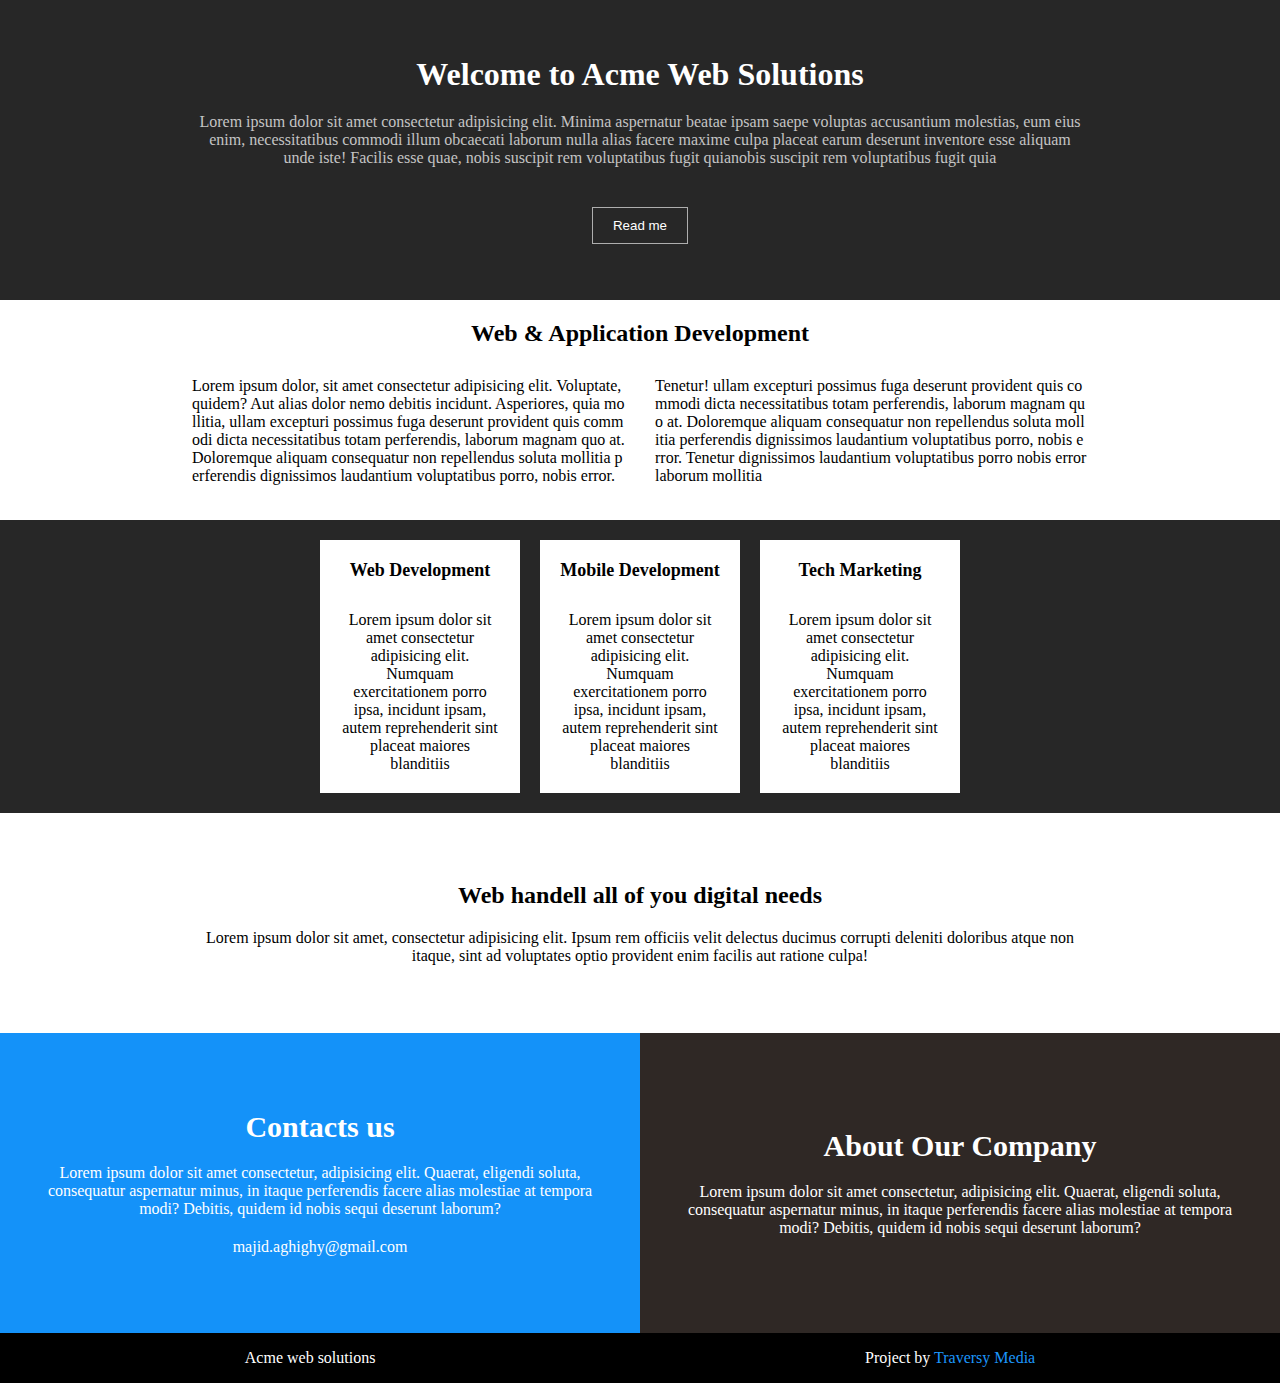
<file: Question4/index.html>
<!DOCTYPE html>
<html lang="en">
  <head>
    <meta charset="UTF-8" />
    <meta http-equiv="X-UA-Compatible" content="IE=edge" />
    <meta name="viewport" content="width=device-width, initial-scale=1.0" />
    <title>Question 4</title>
    <link rel="stylesheet" href="style.css" />
  </head>
  <body>
    <!DOCTYPE html>
    <html lang="en">
      <head>
        <meta charset="UTF-8" />
        <meta http-equiv="X-UA-Compatible" content="IE=edge" />
        <meta name="viewport" content="width=device-width, initial-scale=1.0" />
        <title>Question 6</title>
        <link rel="stylesheet" href="style.css" />
      </head>
      <body>
        <header>
          <div class="header-container">
            <h1>Welcome to Acme Web Solutions</h1>
            <p>
              Lorem ipsum dolor sit amet consectetur adipisicing elit. Minima
              aspernatur beatae ipsam saepe voluptas accusantium molestias, eum
              eius enim, necessitatibus commodi illum obcaecati laborum nulla
              alias facere maxime culpa placeat earum deserunt inventore esse
              aliquam unde iste! Facilis esse quae, nobis suscipit rem
              voluptatibus fugit quianobis suscipit rem voluptatibus fugit quia
            </p>
            <button class="btn">Read me</button>
          </div>
        </header>

        <main>
          <section class="text-info">
            <h2>Web & Application Development</h2>
            <p>
              Lorem ipsum dolor, sit amet consectetur adipisicing elit.
              Voluptate, quidem? Aut alias dolor nemo debitis incidunt.
              Asperiores, quia mollitia, ullam excepturi possimus fuga deserunt
              provident quis commodi dicta necessitatibus totam perferendis,
              laborum magnam quo at. Doloremque aliquam consequatur non
              repellendus soluta mollitia perferendis dignissimos laudantium
              voluptatibus porro, nobis error. Tenetur! ullam excepturi possimus
              fuga deserunt provident quis commodi dicta necessitatibus totam
              perferendis, laborum magnam quo at. Doloremque aliquam consequatur
              non repellendus soluta mollitia perferendis dignissimos laudantium
              voluptatibus porro, nobis error. Tenetur dignissimos laudantium
              voluptatibus porro nobis error laborum mollitia
            </p>
          </section>

          <section class="item-box">
            <div class="item">
              <p class="title">Web Development</p>
              <p>
                Lorem ipsum dolor sit amet consectetur adipisicing elit. Numquam
                exercitationem porro ipsa, incidunt ipsam, autem reprehenderit
                sint placeat maiores blanditiis
              </p>
            </div>
            <div class="item">
              <p class="title">Mobile Development</p>
              <p>
                Lorem ipsum dolor sit amet consectetur adipisicing elit. Numquam
                exercitationem porro ipsa, incidunt ipsam, autem reprehenderit
                sint placeat maiores blanditiis
              </p>
            </div>
            <div class="item">
              <p class="title">Tech Marketing</p>
              <p>
                Lorem ipsum dolor sit amet consectetur adipisicing elit. Numquam
                exercitationem porro ipsa, incidunt ipsam, autem reprehenderit
                sint placeat maiores blanditiis
              </p>
            </div>
          </section>

          <section class="description">
            <h2>Web handell all of you digital needs</h2>
            <p>
              Lorem ipsum dolor sit amet, consectetur adipisicing elit. Ipsum
              rem officiis velit delectus ducimus corrupti deleniti doloribus
              atque non itaque, sint ad voluptates optio provident enim facilis
              aut ratione culpa!
            </p>
          </section>
        </main>

        <footer>
          <div class="countent">
            <p class="title">Contacts us</p>
            <p>
              Lorem ipsum dolor sit amet consectetur, adipisicing elit. Quaerat,
              eligendi soluta, consequatur aspernatur minus, in itaque
              perferendis facere alias molestiae at tempora modi? Debitis,
              quidem id nobis sequi deserunt laborum?
            </p>
            <p class="email-address">majid.aghighy@gmail.com</p>
          </div>
          <div class="about">
            <p class="title">About Our Company</p>
            <p>
              Lorem ipsum dolor sit amet consectetur, adipisicing elit. Quaerat,
              eligendi soluta, consequatur aspernatur minus, in itaque
              perferendis facere alias molestiae at tempora modi? Debitis,
              quidem id nobis sequi deserunt laborum?
            </p>
          </div>

          <div class="footer-detail">
            <p>Acme web solutions</p>
            <p>Project by <a href="#">Traversy Media</a></p>
          </div>
        </footer>
      </body>
    </html>
  </body>
</html>
</file>
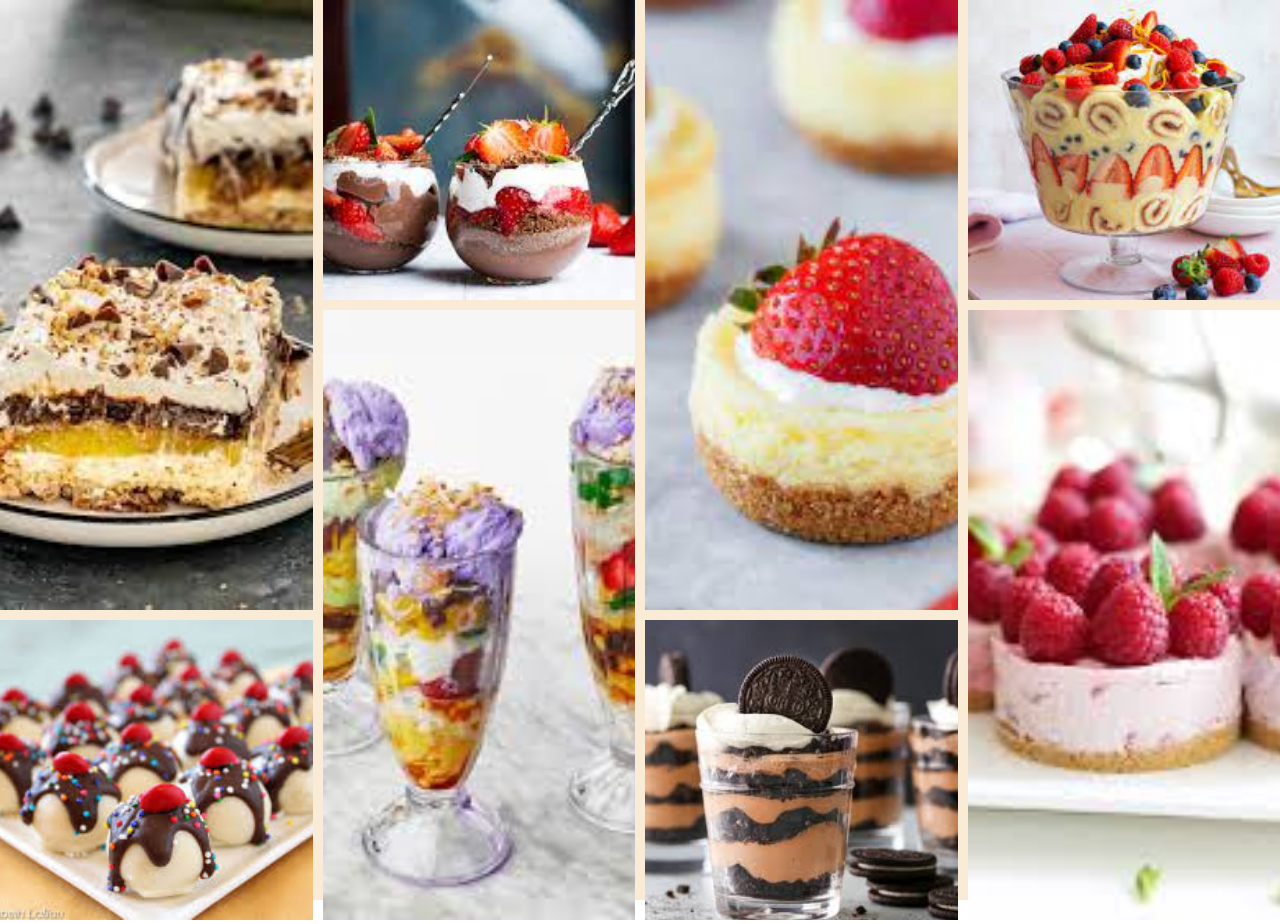
<file: Question5/index.html>
<!DOCTYPE html>
<html lang="en">
  <head>
    <meta charset="UTF-8" />
    <meta http-equiv="X-UA-Compatible" content="IE=edge" />
    <meta name="viewport" content="width=device-width, initial-scale=1.0" />
    <title>Question 5</title>
    <link rel="stylesheet" href="style.css" />
  </head>
  <body>
    <div class="container">
      <div id="wrap1">
        <img src="img/1.jpg" alt="image" />
      </div>
      <div id="wrap2">
        <img src="img/2.jpg" alt="image" />
      </div>
      <div id="wrap3">
        <img src="img/3.jpg" alt="image" />
      </div>
      <div id="wrap4">
        <img src="img/4.jpg" alt="image" />
      </div>
      <div id="wrap5">
        <img src="img/5.jpg" alt="image" />
      </div>
      <div id="wrap6">
        <img src="img/6.jpg" alt="image" />
      </div>
      <div id="wrap7">
        <img src="img/7.jpg" alt="image" />
      </div>
      <div id="wrap8">
        <img src="./img/8.jpg" alt="image" />
      </div>
    </div>
  </body>
</html>
</file>
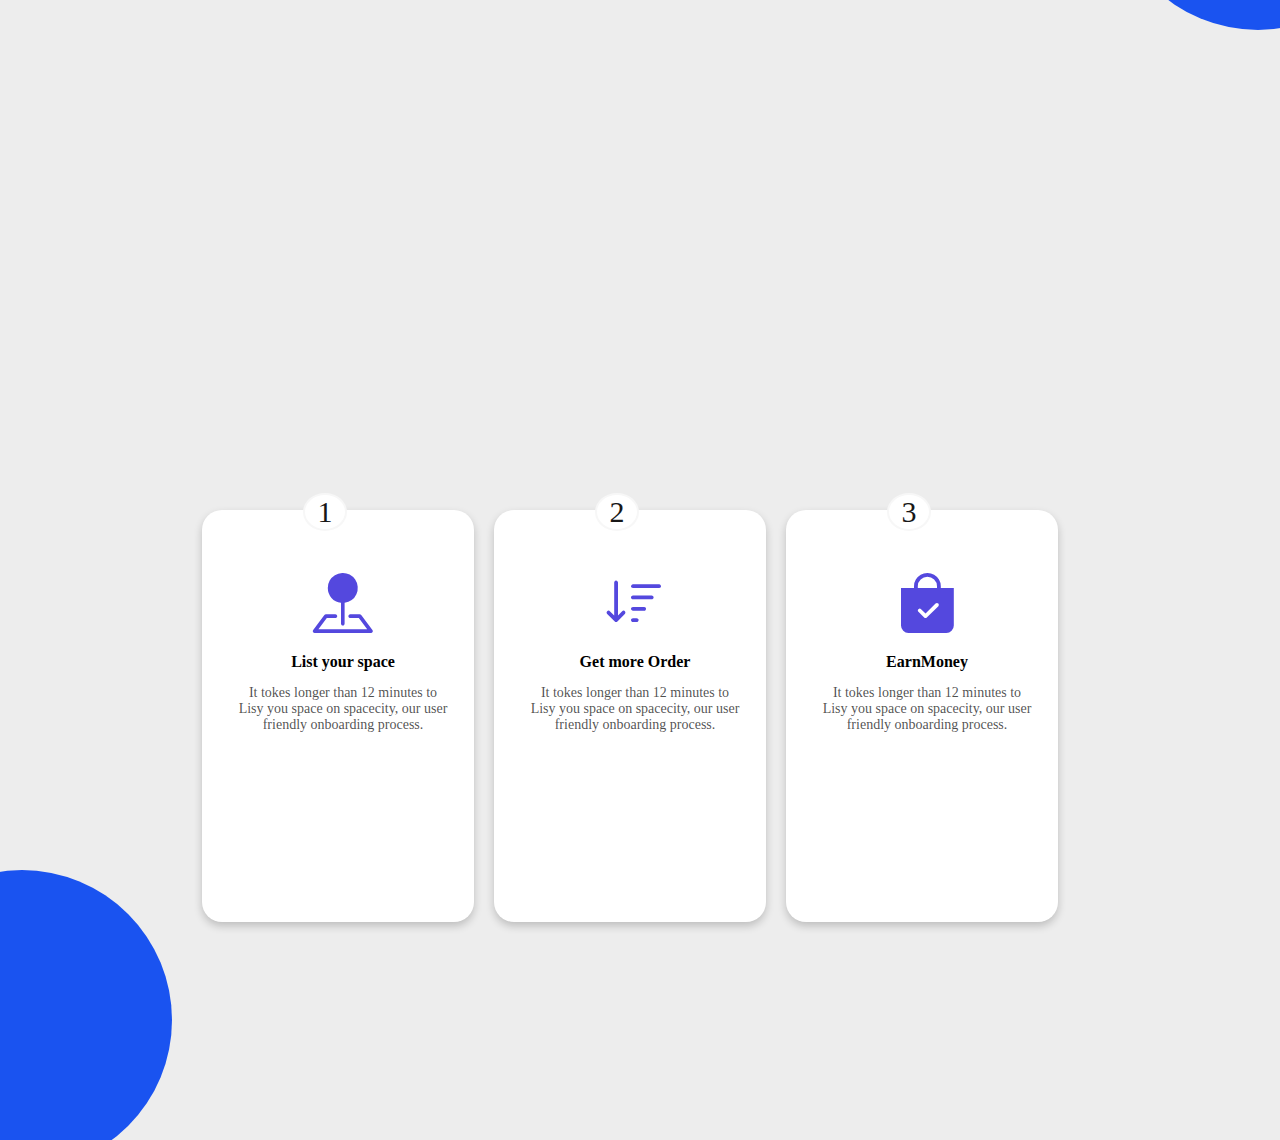
<file: Question6/index.html>
<!DOCTYPE html>
<html lang="en">
<head>
  <meta charset="UTF-8">
  <meta http-equiv="X-UA-Compatible" content="IE=edge">
  <meta name="viewport" content="width=device-width, initial-scale=1.0">
  <title>Document</title>
  <link rel="stylesheet" href="style.css">
  <link
      rel="stylesheet"
      href="https://cdn.jsdelivr.net/npm/bootstrap-icons@1.10.4/font/bootstrap-icons.css"
    />
</head>
<body>

  <div class="wrapper wrap"></div>
  <div class="wrapper wrapp"></div>


    <div class="row">
      <div class="column">
        <div class="card primary">
          <div class="number">1</div>

          <div class="contain">
            <i class="bi bi-pin-map-fill"></i>
            <h2>List your space</h2>
            <p>
              It tokes longer than 12 minutes to <br />
              Lisy you space on spacecity, our user friendly onboarding process.
            </p>
          </div>
        </div>
      </div>

      <div class="column">
        <div class="card primary">
          <div class="number">2</div>

          <div class="contain">
            <i class="bi bi-sort-down"></i>
            <h2>Get more Order</h2>
            <p>
              It tokes longer than 12 minutes to <br />
              Lisy you space on spacecity, our user friendly onboarding process.
            </p>
          </div>
        </div>
      </div>

      <div class="column">
        <div class="card primary">
          <div class="number">3</div>

        <div class="contain">
          <i class="bi bi-bag-check-fill"></i>
          <h2>EarnMoney</h2>
          <p>
            It tokes longer than 12 minutes to <br />
            Lisy you space on spacecity, our user friendly onboarding process.
          </p>
        </div>
        </div>
        </div>
      </div>
    </div>
  </body>
</html>
</body>
</html>
</file>
<file: Question4/style.css>
* {
  margin: 0;
  padding: 0;
  box-sizing: border-box;
}

body {
  width: 100vw;
  height: 100vh;
  overflow-x: hidden;
}

header {
  background-color: rgb(39, 39, 39);
  color: white;
  height: 300px;
  display: flex;
  justify-content: center;
  align-items: center;
}
.header-container {
  text-align: center;
  width: 70%;
}
.header-container * {
  margin-block: 20px;
}
.header-container p {
  color: rgb(196, 196, 196);
}
.header-container .btn {
  border: 1px solid rgb(174, 174, 174);
  outline: 0;
  padding: 10px 20px;
  background: none;
  color: white;
}

.text-info {
  width: 70%;
  height: 180px;
  margin: 0 auto;
  margin-block: 20px;
  text-align: center;
}

.text-info p {
  margin-top: 30px;
  column-count: 2;
  column-gap: 30px;
  text-align: start;
  word-break: break-all;
}

.item-box {
  width: 100%;
  background-color: rgb(39, 39, 39);
  display: flex;
  justify-content: center;
  align-items: center;
  gap: 20px;
  padding: 20px;
  margin-top: 20px;
}

.item-box .item {
  width: 200px;
  background-color: white;
  padding: 20px;
}

.item-box .title {
  font-size: 18px;
  font-weight: bold;
  margin-bottom: 30px;
}
.item-box .item p {
  text-align: center;
}
.item-box .item p:nth-child(2) {
  text-align: center;
}

.description {
  height: 200px;
  text-align: center;
  width: 70%;
  margin: 0 auto;
  margin-top: 20px;
  display: flex;
  flex-direction: column;
  justify-content: center;
  align-items: center;
}

.description p {
  margin: 20px 0;
}

footer {
  width: 100%;
  display: flex;
  flex-wrap: wrap;
  background-color: black;
  color: white;
  justify-content: center;
}

.countent {
  display: flex;
  flex-direction: column;
  justify-content: center;
  align-items: center;
  gap: 20px;
  height: 300px;
  flex: 1 1 300px;
  padding: 0 40px;
  background-color: rgb(20, 146, 249);
  text-align: center;
}

.countent .title {
  font-size: 30px;
  font-weight: bold;
}

.about {
  flex: 1 1 300px;
  background-color: rgb(47, 40, 37);
  display: flex;
  flex-direction: column;
  justify-content: center;
  align-items: center;
  gap: 20px;
  height: 300px;
  flex: 1 1 300px;
  padding: 0 40px;

  text-align: center;
}
.about .title {
  font-size: 30px;
  font-weight: bold;
}

.footer-detail {
  display: flex;
  justify-content: space-around;
  align-items: center;
  flex: 1 1 100%;
  height: 50px;
}

footer a {
  color: rgb(28, 150, 250);
  text-decoration: none;
}

@media (max-width: 1118px) {
  html {
    font-size: 14px;
  }

  .header-container .text-info {
    width: 90%;
  }
}
@media (max-width: 772px) {
  .item-box {
    flex-direction: column;
  }

  .text-info {
    flex-direction: column;
  }

  h1,
  h2,
  h3,
  h4 {
    font-size: 1.6rem;
  }

  footer {
    flex-direction: column;
  }
  footer section {
    width: 100%;
  }
}

@media (max-width: 584px) {
  .text-info p {
    columns: 1;
    display: contents;
  }

  .header-container {
    gap: 0.8rem;
  }

  .footer-detail {
    flex-direction: column;
    align-items: center;
  }
}
</file>
<file: Question5/style.css>
* {
  margin: 0;
  padding: 0;
  box-sizing: border-box;
}

body {
  width: 100vw;
  height: 100vh;
  overflow-x: hidden;
}

.container {
  width: 100%;
  height: 100%;
  background-color: antiquewhite;
  display: grid;
  grid-template-areas:
    "wrap1 wrap2 wrap3 wrap4"
    "wrap1 wrap6 wrap3 wrap8"
    "wrap5 wrap6 wrap7 wrap8";

  grid-template-rows: repeat(3, 300px);

  gap: 10px;
}

@media (max-width: 1000px) {
  .container {
    grid-template-areas:
      "wrap1"
      "wrap2"
      "wrap3"
      "wrap4"
      "wrap5"
      "wrap6"
      "wrap7"
      "wrap8";
    /* grid-template-columns: repeat(auto-fill,minmax(100px,300px));                       */
  }
}

.container div {
  background-color: blueviolet;
}
.container div img {
  width: 100%;
  height: 100%;
  object-fit: cover;
}
#wrap1 {
  grid-area: wrap1;
}
#wrap2 {
  grid-area: wrap2;
}
#wrap3 {
  grid-area: wrap3;
}
#wrap4 {
  grid-area: wrap4;
}
#wrap5 {
  grid-area: wrap5;
}
#wrap6 {
  grid-area: wrap6;
}
#box7 {
  grid-area: wrap7;
}
#wrap8 {
  grid-area: wrap8;
}
</file>
<file: Question6/style.css>
body {
  /* height: 100%; */
  margin: 0;
  padding: 0;
  box-sizing: border-box;
  min-height: 100vh;
}

/* * {
  
} */

body {
  display: flex;
  height: 20px;
  /* width: 1000px; */
  align-items: center;
  justify-content: center;
  flex-direction: column;
  margin-top: 240px;
  /* padding: 0; */
  /* margin: 0; */
  /* column-gap: 10; */
  /* padding: 10px; */
  background: rgb(237, 237, 237);
  /* background-size: 16px 16px; */
  font-family: "Euclid Circular A", "Poppins";
}

/* Float four columns side by side */
.column {
  /* width: 180px; */
  /* height: inherit; */
  margin-top: 20px;
  text-align: center;
  margin-right: 20px;
  /* background-color: white; */
  /* padding: 0 10px; */
  align-items: center;
}

.primary {
  background-color: rgb(255, 255, 255) !important;
  width: 240px;
  height: 380px;
  /* row-gap: 0; */
  /* text-align: center; */
  box-shadow: 0 4px 8px 0 rgba(0, 0, 0, 0.2);
  border-radius: 20px;
}

.number {
  margin-left: 85px;
  margin-top: -33px;
  color: rgb(24, 23, 23);
  width: 40px;
  /* gap: 30; */
  /* line-height: 10px; */
  background-color: white;
  border-radius: 50%;
  text-align: center;
  font-size: 30px;
  /* font-weight: bolder; */
  border: 2px solid #f7f7f7;
}

.contain {
  /* max-width: 280px; */
  /* width: inherit;
  width: inherit; */
  margin-left: 10px;
  /* background-color: white; */
  /* font-weight: bold; */
  text-align: center;
  margin-top: 40px;
  /* height: 60px; */
  object-fit: cover;
  /* margin-left: -30px; */
  /* margin-right: 30px; */
  /* border-radius: inherit; */
  /* box-shadow: 0 60px 40px rgb(0 0 0 / 8%); */
}

.card.primary {
  box-shadow: 0 4px 8px 0 rgba(0, 0, 0, 0.2);
  padding: 16px;
  text-align: center;

  background-color: #f1f1f1;
}

.card h2 {
  font-size: 16px;
  font-weight: bold;
  /* color: rgb(0 0 0 / 90%); */
}

.card p {
  font-size: 14px;
  font-weight: 400;
  color: rgb(0 0 0 / 70%);
  margin-bottom: 24px;
}

.contain i {
  color: #5448de;
  font-size: 60px;
  font-weight: bold;
}
.row {
  display: flex;
  height: 400px;
  margin: 0;
  row-gap: 10;
}

.wrapper {
  width: 300px;
  height: 300px;
  border-radius: 50%;
  background-color: #1a53f0;
  position: fixed;
}

.wrap {
  top: -30%;
  right: -10%;
}
.wrapp {
  bottom: -30%;
  left: -10%;
}

@media screen and (width >= 660px) {
}

@media (width <= 960px) {
  body {
    /* padding: 10px; */
    top: 0;
    padding: 0;
    margin: 0;
    width: 100%;
    display: block;
    margin-bottom: 20px;
    align-items: center;
    display: flex;
    flex-direction: column;
    /* column-gap: 40px; */
    gap: 0;
    /* height: 800x; */
  }

  /* body,
  html {
    height: 100%;
  } */

  .row {
    /* margin: 0; */
    display: flexbox;
    flex-direction: column;
    /* width: 200px; */
    /* max-width: 200px; */
    /* font-size: 30px; */
    text-align: center;
    /* column-gap: 40px; */
    /* background-color: aqua; */
  }

  .row {
    order: 2;
  }
}
</file>
